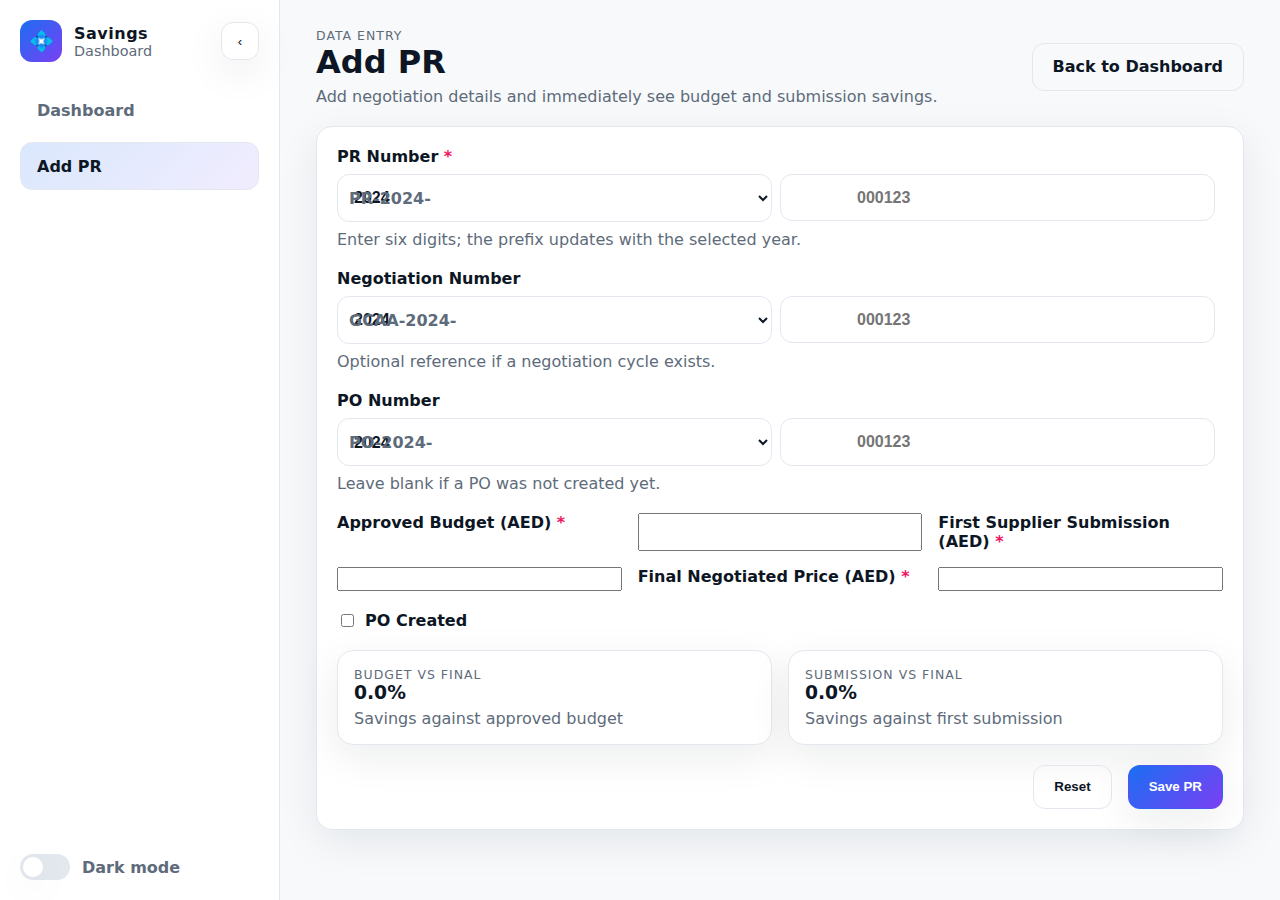
<file: add.html>
<!DOCTYPE html>
<html lang="en" data-theme="light">
<head>
  <meta charset="UTF-8" />
  <meta name="viewport" content="width=device-width, initial-scale=1.0" />
  <title>Add PR - Savings Dashboard</title>
  <link rel="stylesheet" href="assets/css/style.css" />
</head>
<body>
  <div class="page" id="app">
    <aside class="sidebar" data-collapsed="false">
      <div class="sidebar__header">
        <div class="logo">💠</div>
        <div>
          <div class="title">Savings</div>
          <div class="subtitle">Dashboard</div>
        </div>
        <button class="icon-btn" id="collapseBtn" aria-label="Toggle sidebar">⟘</button>
      </div>
      <nav class="sidebar__nav">
        <a class="nav__item" href="index.html">Dashboard</a>
        <a class="nav__item active" href="add.html">Add PR</a>
      </nav>
      <div class="sidebar__footer">
        <label class="theme-toggle">
          <input type="checkbox" id="themeToggle" />
          <span class="slider"></span>
          <span class="label">Dark mode</span>
        </label>
      </div>
    </aside>

    <main class="content">
      <header class="content__header">
        <div>
          <p class="eyebrow">Data Entry</p>
          <h1>Add PR</h1>
          <p class="muted">Add negotiation details and immediately see budget and submission savings.</p>
        </div>
        <div class="header__actions">
          <a class="btn ghost" href="index.html">Back to Dashboard</a>
        </div>
      </header>

      <section class="panel form-panel">
        <form id="prForm" class="form">
          <div class="form__row">
            <label>PR Number <span class="required">*</span></label>
            <div class="input-group">
              <select id="prYear" required></select>
              <input id="prNumber" type="text" placeholder="000123" required pattern="\\d{6}" />
              <div class="prefix">PR-<span id="prYearPreview">2024</span>-</div>
            </div>
            <p class="help">Enter six digits; the prefix updates with the selected year.</p>
          </div>

          <div class="form__row">
            <label>Negotiation Number</label>
            <div class="input-group">
              <select id="negYear"></select>
              <input id="negNumber" type="text" placeholder="000123" pattern="\\d{6}" />
              <div class="prefix">GCAA-<span id="negYearPreview">2024</span>-</div>
            </div>
            <p class="help">Optional reference if a negotiation cycle exists.</p>
          </div>

          <div class="form__row">
            <label>PO Number</label>
            <div class="input-group">
              <select id="poYear"></select>
              <input id="poNumber" type="text" placeholder="000123" pattern="\\d{6}" />
              <div class="prefix">PO-<span id="poYearPreview">2024</span>-</div>
            </div>
            <p class="help">Leave blank if a PO was not created yet.</p>
          </div>

          <div class="form__row triple">
            <label>Approved Budget (AED) <span class="required">*</span></label>
            <input id="approvedBudget" type="number" min="0" step="0.01" required />

            <label>First Supplier Submission (AED) <span class="required">*</span></label>
            <input id="firstSubmission" type="number" min="0" step="0.01" required />

            <label>Final Negotiated Price (AED) <span class="required">*</span></label>
            <input id="finalPrice" type="number" min="0" step="0.01" required />
          </div>

          <div class="form__row inline">
            <label class="checkbox">
              <input type="checkbox" id="hasPO" />
              <span>PO Created</span>
            </label>
          </div>

          <div class="form__row savings-preview" id="savingsPreview">
            <div class="preview-box">
              <p class="eyebrow">Budget vs Final</p>
              <h3 id="budgetSavings">0%</h3>
              <p class="muted">Savings against approved budget</p>
            </div>
            <div class="preview-box">
              <p class="eyebrow">Submission vs Final</p>
              <h3 id="submissionSavings">0%</h3>
              <p class="muted">Savings against first submission</p>
            </div>
          </div>

          <div class="form__actions">
            <button type="reset" class="btn ghost">Reset</button>
            <button type="submit" class="btn primary">Save PR</button>
          </div>
        </form>
      </section>
    </main>
  </div>

  <script src="assets/js/dataStore.js"></script>
  <script src="assets/js/theme.js"></script>
  <script src="assets/js/form.js"></script>
</body>
</html>
</file>
<file: assets/css/style.css>
:root {
  --bg: #f7f9fb;
  --surface: #ffffff;
  --text: #0d1624;
  --muted: #5e6b7a;
  --primary: #1b6ef3;
  --accent: #7b3ff3;
  --success: #17c964;
  --warning: #f5a524;
  --danger: #f31260;
  --border: #e3e8ef;
  --shadow: 0 12px 40px rgba(15, 23, 42, 0.08);
  --radius: 16px;
}

[data-theme="dark"] {
  --bg: #0f172a;
  --surface: #111827;
  --text: #e5e7eb;
  --muted: #9ca3af;
  --primary: #60a5fa;
  --accent: #a78bfa;
  --success: #34d399;
  --warning: #fbbf24;
  --danger: #fb7185;
  --border: #1f2937;
  --shadow: 0 16px 48px rgba(0, 0, 0, 0.45);
}

* { box-sizing: border-box; }
body {
  margin: 0;
  font-family: "Inter", system-ui, -apple-system, BlinkMacSystemFont, "Segoe UI", sans-serif;
  background: var(--bg);
  color: var(--text);
  min-height: 100vh;
}

a { color: inherit; text-decoration: none; }

.page { display: grid; grid-template-columns: 280px 1fr; min-height: 100vh; }
.sidebar {
  background: var(--surface);
  border-right: 1px solid var(--border);
  padding: 1.25rem;
  display: flex;
  flex-direction: column;
  gap: 1.5rem;
  position: sticky;
  top: 0;
  height: 100vh;
  transition: width 0.2s ease, transform 0.2s ease;
}
.sidebar[data-collapsed="true"] { width: 90px; }
.sidebar[data-collapsed="true"] .subtitle,
.sidebar[data-collapsed="true"] .nav__item,
.sidebar[data-collapsed="true"] .label { display: none; }

.sidebar__header { display: flex; align-items: center; gap: 0.75rem; }
.logo {
  width: 42px; height: 42px; border-radius: 12px; display: grid; place-items: center;
  background: linear-gradient(135deg, var(--primary), var(--accent));
  color: #fff; font-size: 1.25rem;
}
.title { font-weight: 700; letter-spacing: 0.5px; }
.subtitle { color: var(--muted); font-size: 0.9rem; }
.icon-btn {
  margin-left: auto; border: 1px solid var(--border); background: var(--surface); color: var(--text);
  width: 38px; height: 38px; border-radius: 12px; cursor: pointer; box-shadow: var(--shadow);
}
.icon-btn:hover { transform: translateY(-1px); }
.sidebar__nav { display: flex; flex-direction: column; gap: 0.5rem; }
.nav__item {
  padding: 0.85rem 1rem; border-radius: 12px; color: var(--muted); font-weight: 600;
  border: 1px solid transparent; transition: all 0.2s ease;
}
.nav__item:hover { background: rgba(27, 110, 243, 0.08); color: var(--text); }
.nav__item.active { background: linear-gradient(135deg, rgba(27,110,243,0.16), rgba(167,139,250,0.16)); border-color: var(--border); color: var(--text); }
.sidebar__footer { margin-top: auto; }
.theme-toggle { display: flex; align-items: center; gap: 0.75rem; color: var(--muted); font-weight: 600; }
.theme-toggle input { display: none; }
.slider {
  width: 50px; height: 26px; border-radius: 999px; background: var(--border); position: relative; display: inline-block;
}
.slider::after { content: ""; position: absolute; width: 20px; height: 20px; border-radius: 50%; top: 3px; left: 3px; background: var(--surface); box-shadow: var(--shadow); transition: transform 0.2s ease; }
input:checked + .slider::after { transform: translateX(24px); }

.content { padding: 1.75rem 2.25rem; }
.content__header { display: flex; align-items: center; justify-content: space-between; gap: 1.5rem; flex-wrap: wrap; }
.eyebrow { text-transform: uppercase; letter-spacing: 1px; font-size: 0.78rem; color: var(--muted); margin: 0; }
.muted { color: var(--muted); margin: 0.35rem 0 0; }
header h1, h2, h3, h4 { margin: 0; }

.btn {
  padding: 0.85rem 1.25rem; border-radius: 12px; border: 1px solid transparent; font-weight: 700; cursor: pointer; transition: transform 0.2s ease, box-shadow 0.2s ease;
}
.btn:hover { transform: translateY(-1px); }
.btn.primary { background: linear-gradient(135deg, var(--primary), var(--accent)); color: #fff; box-shadow: var(--shadow); }
.btn.ghost { border-color: var(--border); background: transparent; color: var(--text); }

.grid.cards { display: grid; grid-template-columns: repeat(auto-fit, minmax(240px, 1fr)); gap: 1rem; margin: 1.5rem 0; }
.card { background: var(--surface); border: 1px solid var(--border); border-radius: var(--radius); padding: 1.25rem; box-shadow: var(--shadow); }
.card h3 { margin: 0.25rem 0; font-size: 1.4rem; }
.card .trend { color: var(--muted); font-size: 0.85rem; }

.grid.split { display: grid; grid-template-columns: repeat(auto-fit, minmax(340px, 1fr)); gap: 1rem; }
.panel { background: var(--surface); border: 1px solid var(--border); border-radius: var(--radius); padding: 1.25rem; box-shadow: var(--shadow); }
.panel__header { display: flex; align-items: center; justify-content: space-between; gap: 1rem; flex-wrap: wrap; }
.legend { display: flex; gap: 0.8rem; align-items: center; color: var(--muted); font-size: 0.9rem; }
.dot { width: 10px; height: 10px; display: inline-block; border-radius: 50%; }
.dot.primary { background: var(--primary); }
.dot.accent { background: var(--accent); }
.dot.success { background: var(--success); }
.dot.warning { background: var(--warning); }
.dot.danger { background: var(--danger); }

.chart { margin-top: 1rem; height: 280px; position: relative; }
.bar-chart { display: flex; align-items: flex-end; gap: 0.75rem; height: 100%; padding: 0.5rem; }
.bar { flex: 1; background: linear-gradient(180deg, var(--primary), rgba(27,110,243,0.35)); border-radius: 10px 10px 4px 4px; position: relative; }
.bar--accent { background: linear-gradient(180deg, var(--accent), rgba(167,139,250,0.35)); }
.bar__label { position: absolute; bottom: 100%; left: 50%; transform: translateX(-50%); font-size: 0.8rem; color: var(--muted); }
.bar__title { position: absolute; width: 100%; text-align: center; top: 100%; font-size: 0.85rem; color: var(--muted); }

.pie { width: 180px; height: 180px; border-radius: 50%; margin: 0 auto; background: conic-gradient(var(--success) 0deg, var(--success) var(--slice-success), var(--warning) var(--slice-success), var(--warning) calc(var(--slice-success) + var(--slice-warning)), var(--danger) calc(var(--slice-success) + var(--slice-warning)), var(--danger) 360deg); box-shadow: var(--shadow); position: relative; }
.pie::after { content: ""; position: absolute; inset: 20%; background: var(--surface); border-radius: 50%; }
.pie__label { position: absolute; inset: 0; display: grid; place-items: center; font-weight: 700; color: var(--text); }

.table { width: 100%; border-collapse: collapse; }
.table .row { display: grid; grid-template-columns: 1.2fr 1fr 0.8fr 0.8fr 0.8fr; padding: 0.9rem 0.75rem; border-bottom: 1px solid var(--border); align-items: center; }
.table .row.header { color: var(--muted); font-weight: 700; text-transform: uppercase; font-size: 0.85rem; }
.badge { padding: 0.35rem 0.65rem; border-radius: 999px; font-size: 0.8rem; font-weight: 700; }
.badge.success { background: rgba(23,201,100,0.16); color: var(--success); }
.badge.warning { background: rgba(245,165,36,0.16); color: var(--warning); }
.badge.danger { background: rgba(243,18,96,0.16); color: var(--danger); }
.badge.neutral { background: rgba(94,107,122,0.16); color: var(--muted); }

.form-panel { margin-top: 1.25rem; }
.form { display: flex; flex-direction: column; gap: 1.25rem; }
.form__row { display: flex; flex-direction: column; gap: 0.5rem; }
.form__row.triple { display: grid; grid-template-columns: repeat(auto-fit, minmax(220px, 1fr)); gap: 1rem; }
.form__row.inline { flex-direction: row; align-items: center; }
.form__actions { display: flex; gap: 1rem; justify-content: flex-end; }
.input-group { display: grid; grid-template-columns: 1fr 1fr auto; gap: 0.5rem; align-items: center; position: relative; }
.input-group .prefix { position: absolute; left: 0.75rem; top: 50%; transform: translateY(-50%); color: var(--muted); font-weight: 700; pointer-events: none; }
.input-group select, .input-group input { padding: 0.85rem 0.85rem 0.85rem 4.75rem; border-radius: 12px; border: 1px solid var(--border); background: var(--surface); color: var(--text); font-weight: 600; }
.input-group select { grid-column: 1; padding-left: 0.75rem; }
.input-group input { grid-column: 2; }
input, select { font-size: 1rem; }
label { font-weight: 700; }
.help { color: var(--muted); margin: 0; }
.required { color: var(--danger); }
.checkbox { display: flex; align-items: center; gap: 0.5rem; font-weight: 700; }

.savings-preview { display: grid; grid-template-columns: repeat(auto-fit, minmax(220px, 1fr)); gap: 1rem; }
.preview-box { background: var(--surface); border: 1px solid var(--border); border-radius: var(--radius); padding: 1rem; box-shadow: var(--shadow); }

.header__actions { display: flex; gap: 0.75rem; }

@media (max-width: 960px) {
  .page { grid-template-columns: 90px 1fr; }
  .sidebar { width: 90px; }
  .subtitle, .nav__item, .label { display: none; }
  .content { padding: 1rem; }
}

@media (max-width: 640px) {
  .content__header { flex-direction: column; align-items: flex-start; }
  .table .row { grid-template-columns: 1fr 1fr; gap: 0.75rem; }
  .table .row.header { display: none; }
}
</file>
